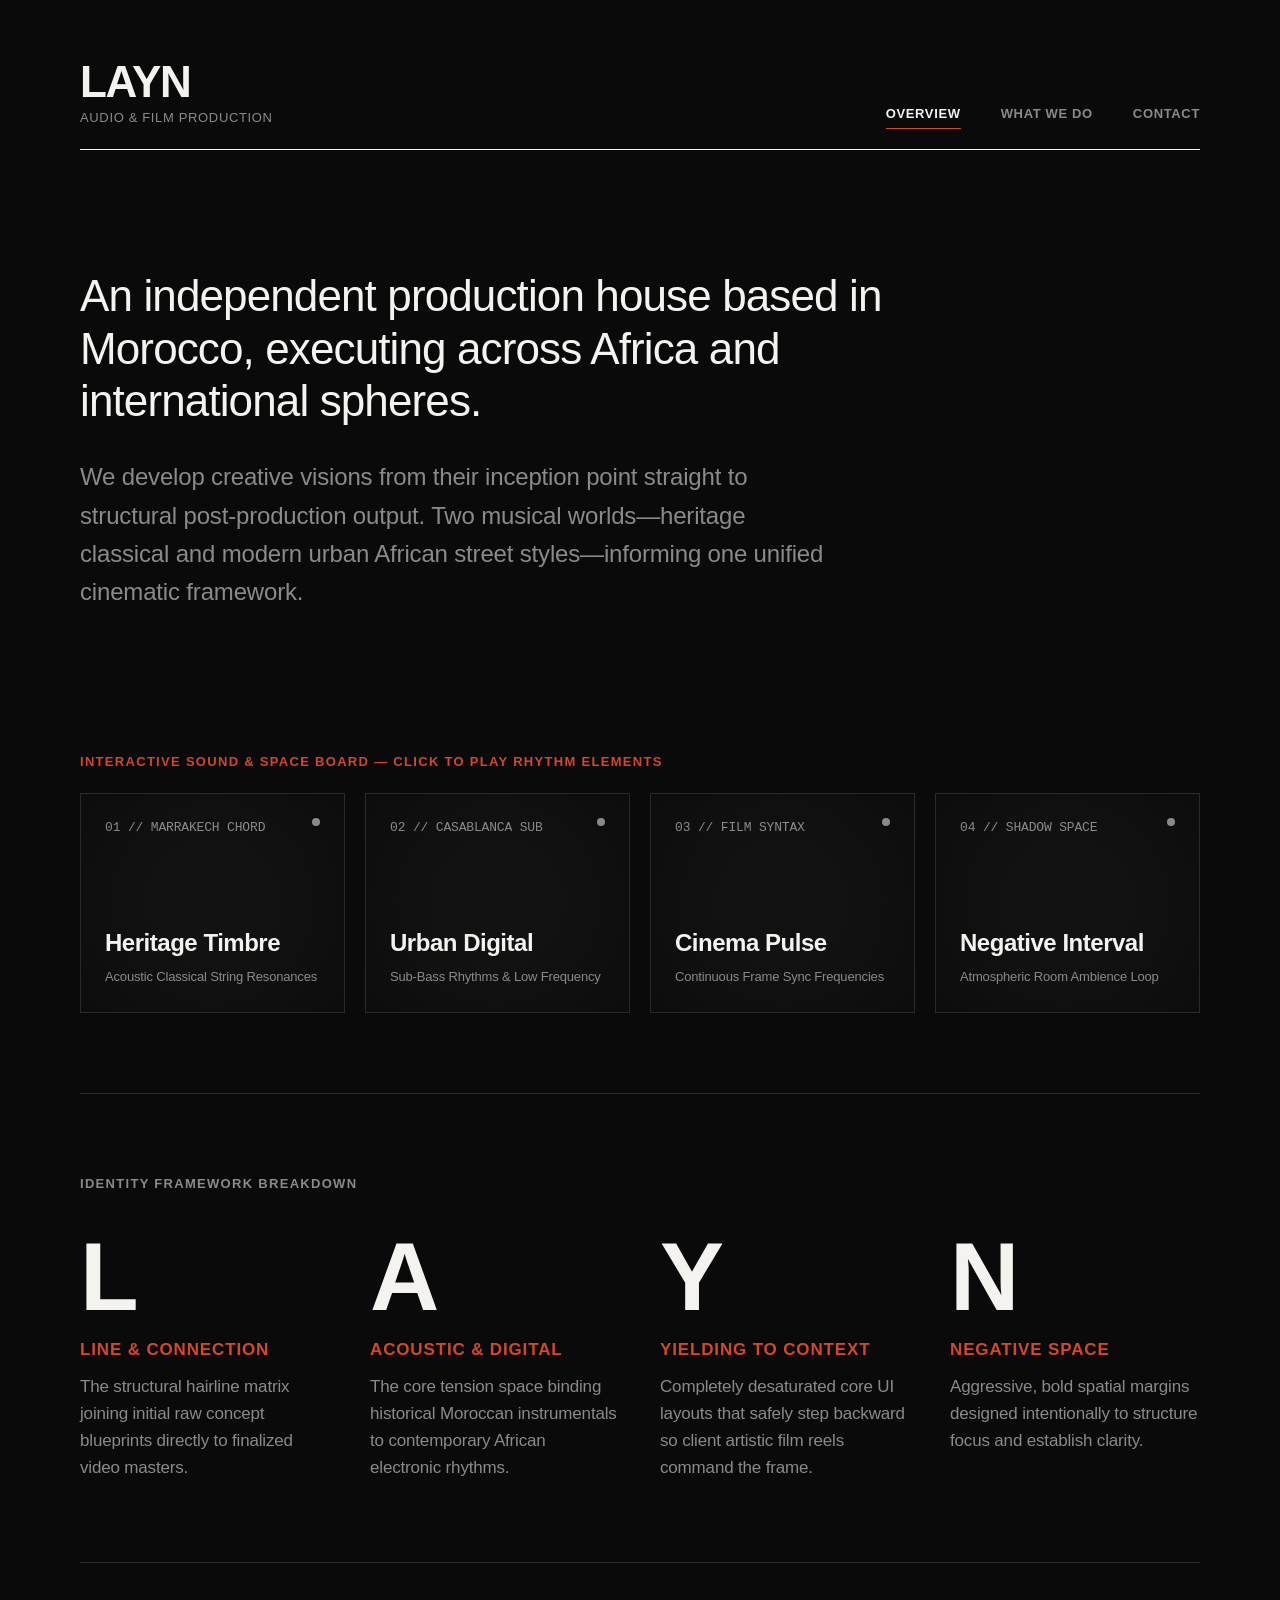
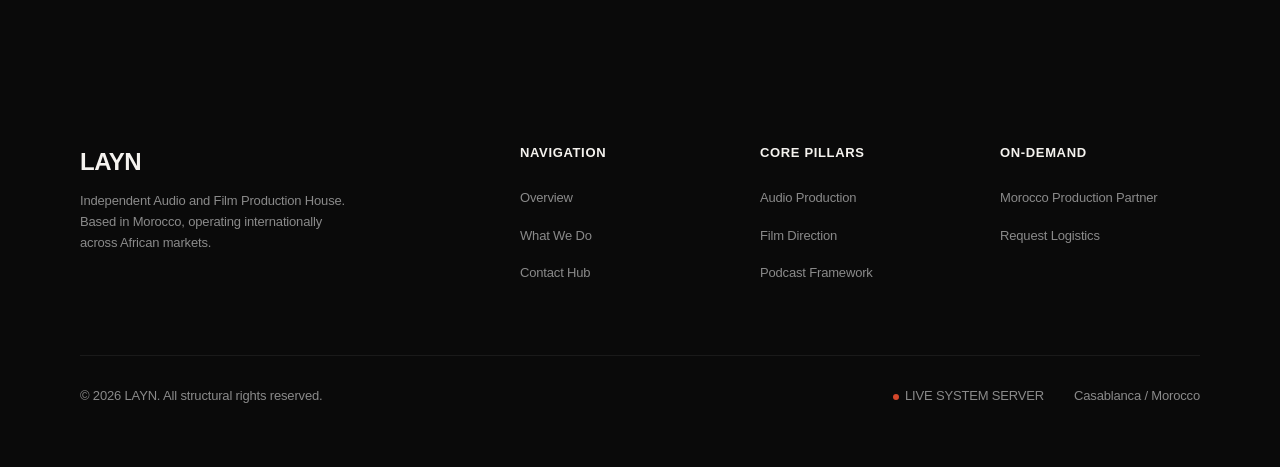
<file: index.html>
<!DOCTYPE html>
<html lang="en">
<head>
    <meta charset="UTF-8">
    <title>LAYN · Audio & Film Production Studio</title>
    <link rel="stylesheet" href="style.css">
</head>
<body>
    <div class="pc-wrapper">
        <!-- Structural Header -->
        <header>
            <div class="nav-container">
                <a href="index.html" class="brand-block">
                    <h1 class="brand-title">LAYN</h1>
                    <div class="brand-subtitle">Audio & Film Production</div>
                </a>
                <nav>
                    <ul>
                        <li><a href="index.html" class="active">Overview</a></li>
                        <li><a href="work.html">What We Do</a></li>
                        <li><a href="contact.html">Contact</a></li>
                    </ul>
                </nav>
            </div>
            <div class="line-draw-in"></div>
        </header>

        <!-- Main Content -->
        <main class="content-fade-up">
            <!-- Hero Section -->
            <section class="hero-section">
                <h2 class="hero-lead">An independent production house based in Morocco, executing across Africa and international spheres.</h2>
                <p class="hero-meta">We develop creative visions from their inception point straight to structural post-production output. Two musical worlds—heritage classical and modern urban African street styles—informing one unified cinematic framework.</p>
            </section>

            <!-- Interactive Musical Image Board Interaction -->
            <div class="deck-title-container">
                <h3>Interactive Sound & Space Board — Click to Play Rhythm Elements</h3>
            </div>
            <section class="interactive-deck">
                <div class="deck-tile" data-frequency="220" data-type="sine" onclick="triggerAudioNode(this)">
                    <div class="tile-wave"></div>
                    <span class="tile-number">01 // MARRAKECH CHORD</span>
                    <span class="tile-status"></span>
                    <h4 class="tile-title">Heritage Timbre</h4>
                    <span class="tile-desc">Acoustic Classical String Resonances</span>
                </div>
                <div class="deck-tile" data-frequency="90" data-type="triangle" onclick="triggerAudioNode(this)">
                    <div class="tile-wave"></div>
                    <span class="tile-number">02 // CASABLANCA SUB</span>
                    <span class="tile-status"></span>
                    <h4 class="tile-title">Urban Digital</h4>
                    <span class="tile-desc">Sub-Bass Rhythms & Low Frequency</span>
                </div>
                <div class="deck-tile" data-frequency="440" data-type="square" onclick="triggerAudioNode(this)">
                    <div class="tile-wave"></div>
                    <span class="tile-number">03 // FILM SYNTAX</span>
                    <span class="tile-status"></span>
                    <h4 class="tile-title">Cinema Pulse</h4>
                    <span class="tile-desc">Continuous Frame Sync Frequencies</span>
                </div>
                <div class="deck-tile" data-frequency="330" data-type="sawtooth" onclick="triggerAudioNode(this)">
                    <div class="tile-wave"></div>
                    <span class="tile-number">04 // SHADOW SPACE</span>
                    <span class="tile-status"></span>
                    <h4 class="tile-title">Negative Interval</h4>
                    <span class="tile-desc">Atmospheric Room Ambience Loop</span>
                </div>
            </section>

            <hr class="hairline-divider">

            <!-- L.A.Y.N Core System Breakdown -->
            <section class="identity-matrix-section">
                <h3 class="section-label">Identity Framework Breakdown</h3>
                <div class="matrix-grid">
                    <div class="matrix-item">
                        <h4>L</h4>
                        <div class="concept-title">Line & Connection</div>
                        <p>The structural hairline matrix joining initial raw concept blueprints directly to finalized video masters.</p>
                    </div>
                    <div class="matrix-item">
                        <h4>A</h4>
                        <div class="concept-title">Acoustic & Digital</div>
                        <p>The core tension space binding historical Moroccan instrumentals to contemporary African electronic rhythms.</p>
                    </div>
                    <div class="matrix-item">
                        <h4>Y</h4>
                        <div class="concept-title">Yielding to Context</div>
                        <p>Completely desaturated core UI layouts that safely step backward so client artistic film reels command the frame.</p>
                    </div>
                    <div class="matrix-item">
                        <h4>N</h4>
                        <div class="concept-title">Negative Space</div>
                        <p>Aggressive, bold spatial margins designed intentionally to structure focus and establish clarity.</p>
                    </div>
                </div>
            </section>
        </main>

        <hr class="hairline-divider">

        <!-- Perfect Structural Footer -->
        <footer>
            <div class="footer-top">
                <div class="footer-brand">
                    <h4>LAYN</h4>
                    <p>Independent Audio and Film Production House. Based in Morocco, operating internationally across African markets.</p>
                </div>
                <div class="footer-col">
                    <h5>Navigation</h5>
                    <ul>
                        <li><a href="index.html">Overview</a></li>
                        <li><a href="work.html">What We Do</a></li>
                        <li><a href="contact.html">Contact Hub</a></li>
                    </ul>
                </div>
                <div class="footer-col">
                    <h5>Core Pillars</h5>
                    <ul>
                        <li><a href="work.html#audio">Audio Production</a></li>
                        <li><a href="work.html#film">Film Direction</a></li>
                        <li><a href="work.html#podcast">Podcast Framework</a></li>
                    </ul>
                </div>
                <div class="footer-col">
                    <h5>On-Demand</h5>
                    <ul>
                        <li><a href="work.html#morocco-partner">Morocco Production Partner</a></li>
                        <li><a href="contact.html">Request Logistics</a></li>
                    </ul>
                </div>
            </div>
            <hr class="hairline-divider" style="background-color: #1a1a1a;">
            <div class="footer-bottom">
                <div>&copy; 2026 LAYN. All structural rights reserved.</div>
                <div class="footer-utility-links">
                    <a href="#"><span class="record-dot-indicator"></span>LIVE SYSTEM SERVER</a>
                    <a href="#">Casablanca / Morocco</a>
                </div>
            </div>
        </footer>
    </div>

    <!-- Audio Synthesizer Runtime Logic -->
    <script>
        let audioCtx = null;
        function triggerAudioNode(element) {
            if (!audioCtx) {
                audioCtx = new (window.AudioContext || window.webkitAudioContext)();
            }
            
            // Toggle active state visual graphics
            const status = element.classList.contains('playing');
            document.querySelectorAll('.deck-tile').forEach(t => t.classList.remove('playing'));
            
            if (!status) {
                element.classList.add('playing');
                
                // Synth parameters extraction
                let freq = parseFloat(element.getAttribute('data-frequency'));
                let type = element.getAttribute('data-type');
                
                let osc = audioCtx.createOscillator();
                let gainNode = audioCtx.createGain();
                
                osc.type = type;
                osc.frequency.setValueAtTime(freq, audioCtx.currentTime);
                
                // Smooth professional audio envelope ramping
                gainNode.gain.setValueAtTime(0.2, audioCtx.currentTime);
                gainNode.gain.exponentialRampToValueAtTime(0.001, audioCtx.currentTime + 0.6);
                
                osc.connect(gainNode);
                gainNode.connect(audioCtx.destination);
                
                osc.start();
                osc.stop(audioCtx.currentTime + 0.6);
                
                setTimeout(() => {
                    element.classList.remove('playing');
                }, 600);
            }
        }
    </script>
</body>
</html>
</file>
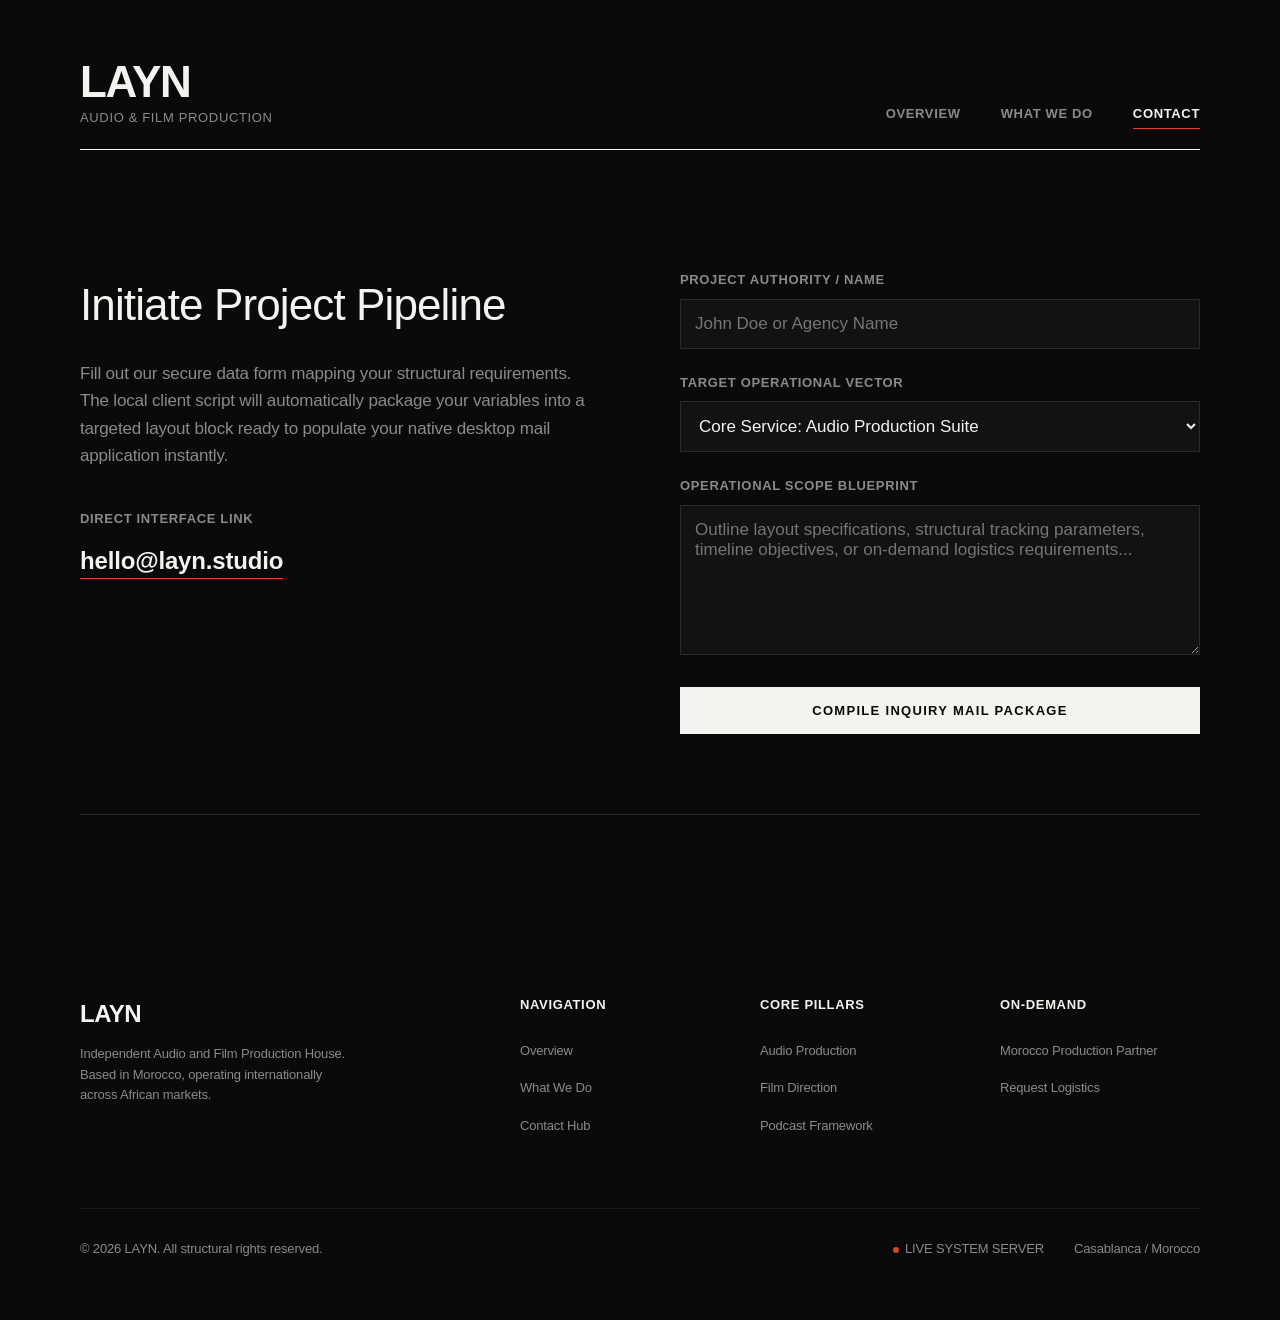
<file: contact.html>
<!DOCTYPE html>
<html lang="en">
<head>
    <meta charset="UTF-8">
    <title>CONTACT · LAYN</title>
    <link rel="stylesheet" href="style.css">
</head>
<body>
    <div class="pc-wrapper">
        <!-- Header -->
        <header>
            <div class="nav-container">
                <a href="index.html" class="brand-block">
                    <h1 class="brand-title">LAYN</h1>
                    <div class="brand-subtitle">Audio & Film Production</div>
                </a>
                <nav>
                    <ul>
                        <li><a href="index.html">Overview</a></li>
                        <li><a href="work.html">What We Do</a></li>
                        <li><a href="contact.html" class="active">Contact</a></li>
                    </ul>
                </nav>
            </div>
            <div class="line-draw-in"></div>
        </header>

        <!-- Main Contact Workspace -->
        <main class="content-fade-up">
            <div class="contact-grid">
                <!-- Direct Communication Data -->
                <div class="contact-meta-pane">
                    <h2>Initiate Project Pipeline</h2>
                    <p>Fill out our secure data form mapping your structural requirements. The local client script will automatically package your variables into a targeted layout block ready to populate your native desktop mail application instantly.</p>
                    <div style="margin-top: 40px;">
                        <span class="form-label" style="margin-bottom: 12px;">Direct Interface Link</span>
                        <a href="mailto:hello@layn.studio" class="contact-direct-link">hello@layn.studio</a>
                    </div>
                </div>

                <!-- Interactive Email Generator Form Terminal -->
                <div>
                    <form id="inquiryForm" onsubmit="generateInquiryMail(event)">
                        <div class="form-group">
                            <label class="form-label" for="clientName">Project Authority / Name</label>
                            <input class="form-input" type="text" id="clientName" required placeholder="John Doe or Agency Name">
                        </div>
                        
                        <div class="form-group">
                            <label class="form-label" for="serviceTarget">Target Operational Vector</label>
                            <select class="form-select" id="serviceTarget" required>
                                <option value="Audio Production Suite">Core Service: Audio Production Suite</option>
                                <option value="Film Direction Frame">Core Service: Film Direction Frame</option>
                                <option value="Podcast Creation Architecture">Core Service: Podcast Architecture</option>
                                <option value="Morocco On-Demand Partner Matrix">On-Demand: Morocco Production Partner Infrastructure</option>
                            </select>
                        </div>

                        <div class="form-group">
                            <label class="form-label" for="projectScope">Operational Scope Blueprint</label>
                            <textarea class="form-textarea" id="projectScope" rows="6" required placeholder="Outline layout specifications, structural tracking parameters, timeline objectives, or on-demand logistics requirements..."></textarea>
                        </div>

                        <button class="submit-btn" type="submit">Compile Inquiry Mail Package</button>
                    </form>
                </div>
            </div>
        </main>

        <hr class="hairline-divider">

        <!-- Footer -->
        <footer>
            <div class="footer-top">
                <div class="footer-brand">
                    <h4>LAYN</h4>
                    <p>Independent Audio and Film Production House. Based in Morocco, operating internationally across African markets.</p>
                </div>
                <div class="footer-col">
                    <h5>Navigation</h5>
                    <ul>
                        <li><a href="index.html">Overview</a></li>
                        <li><a href="work.html">What We Do</a></li>
                        <li><a href="contact.html">Contact Hub</a></li>
                    </ul>
                </div>
                <div class="footer-col">
                    <h5>Core Pillars</h5>
                    <ul>
                        <li><a href="work.html#audio">Audio Production</a></li>
                        <li><a href="work.html#film">Film Direction</a></li>
                        <li><a href="work.html#podcast">Podcast Framework</a></li>
                    </ul>
                </div>
                <div class="footer-col">
                    <h5>On-Demand</h5>
                    <ul>
                        <li><a href="work.html#morocco-partner">Morocco Production Partner</a></li>
                        <li><a href="contact.html">Request Logistics</a></li>
                    </ul>
                </div>
            </div>
            <hr class="hairline-divider" style="background-color: #1a1a1a;">
            <div class="footer-bottom">
                <div>&copy; 2026 LAYN. All structural rights reserved.</div>
                <div class="footer-utility-links">
                    <a href="#"><span class="record-dot-indicator"></span>LIVE SYSTEM SERVER</a>
                    <a href="#">Casablanca / Morocco</a>
                </div>
            </div>
        </footer>
    </div>

    <!-- Client-Side Form Formulation Routine -->
    <script>
        function generateInquiryMail(event) {
            event.preventDefault();
            
            const name = document.getElementById('clientName').value;
            const vector = document.getElementById('serviceTarget').value;
            const scope = document.getElementById('projectScope').value;
            
            const emailDestination = "hello@layn.studio";
            const emailSubject = `LAYN PIPELINE ENTRY // ${vector.toUpperCase()}`;
            
            const emailBody = `LAYN PRODUCTION HOUSE - STRUCTURAL INQUIRY LOG\n` +
                              `=============================================\n\n` +
                              `AUTHORITY NODE: ${name}\n` +
                              `OPERATIONAL VECTOR: ${vector}\n\n` +
                              `BLUEPRINT SPECIFICATIONS:\n` +
                              `${scope}\n\n` +
                              `=============================================\n` +
                              `[LOG GENERATED VIA CLIENT SYSTEM ENVIRONMENT]`;
                              
            window.location.href = `mailto:${emailDestination}?subject=${encodeURIComponent(emailSubject)}&body=${encodeURIComponent(emailBody)}`;
        }
    </script>
</body>
</html>
</file>
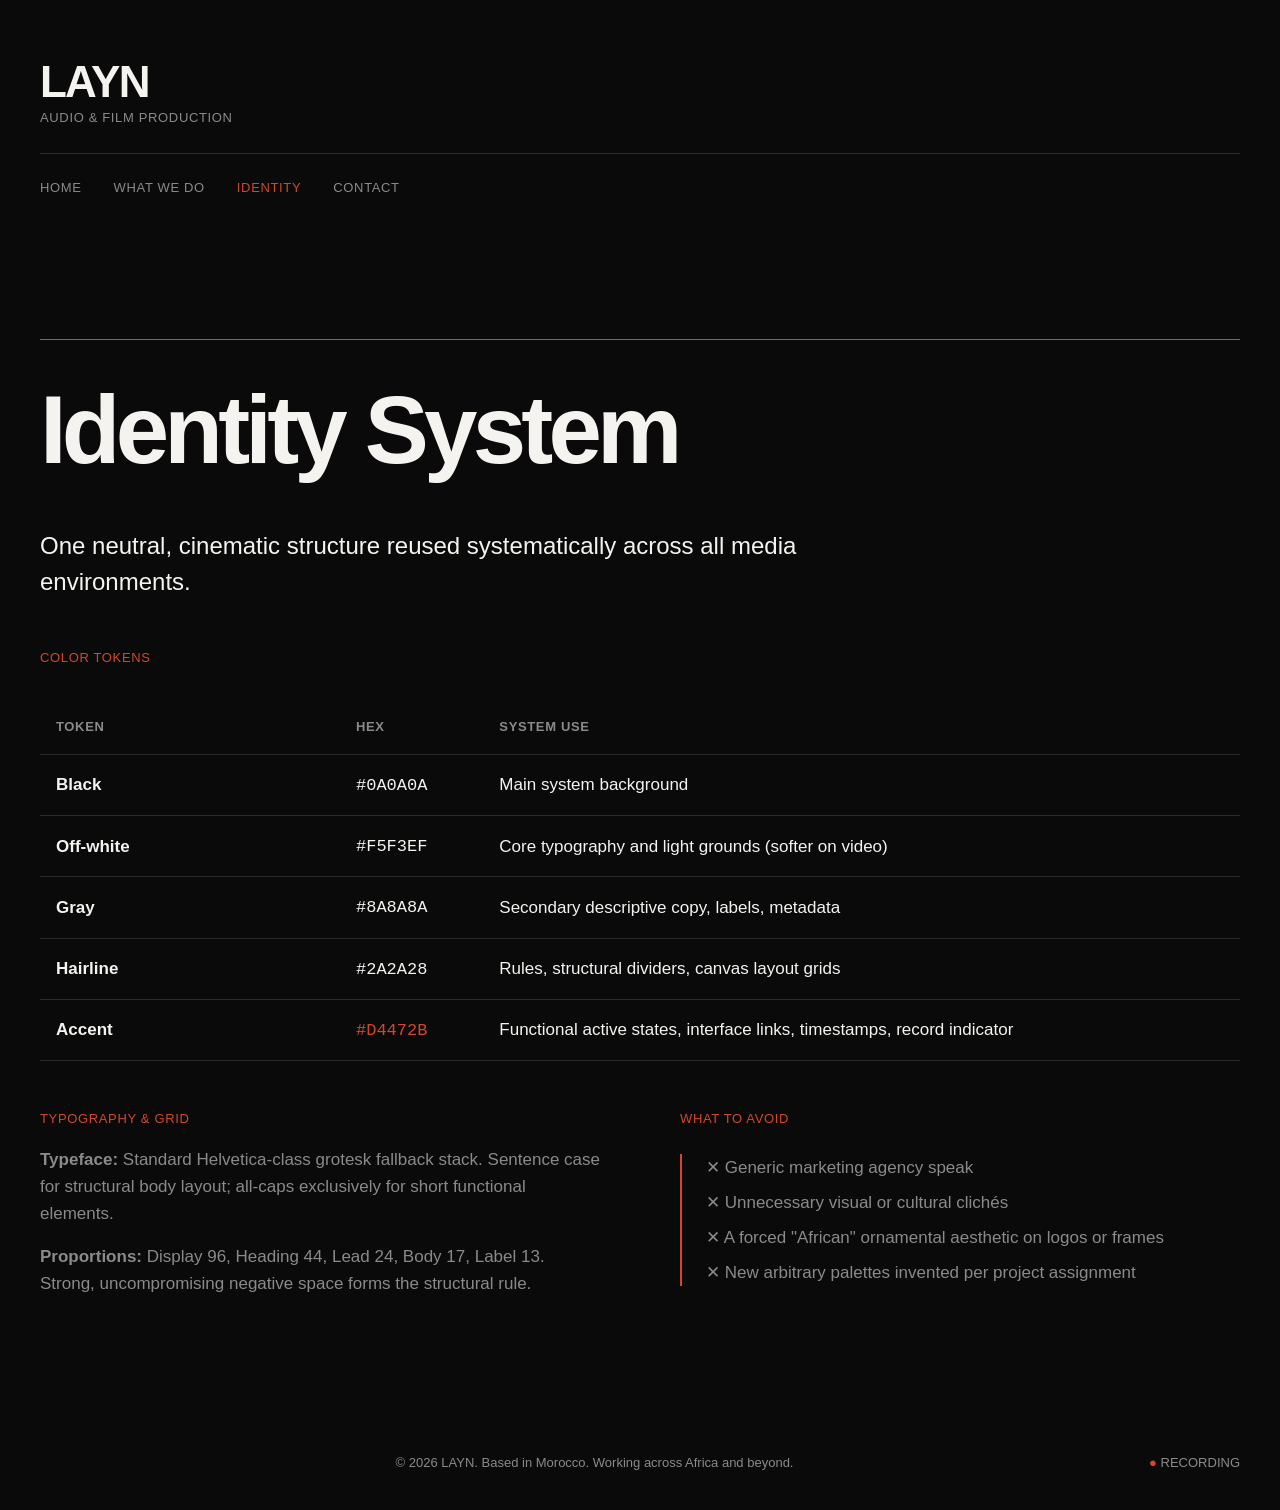
<file: identity.html>
<!DOCTYPE html>
<html lang="en">
    <meta charset="UTF-8">
    <meta name="viewport" content="width=device-width, initial-scale=1.0">
    <title>LAYN — Audio & Film Production</title>
    <style>
        :root {
            --black: #0A0A0A;
            --off-white: #F5F3EF;
            --gray: #8A8A8A;
            --hairline: #2A2A28;
            --accent: #D4472B;
        }
        * {
            box-sizing: border-box;
            margin: 0;
            padding: 0;
        }
        body {
            background-color: var(--black);
            color: var(--off-white);
            font-family: -apple-system, BlinkMacSystemFont, "Segoe UI", Roboto, Helvetica, Arial, sans-serif;
            font-size: 17px;
            line-height: 1.6;
            -webkit-font-smoothing: antialiased;
            padding: 0 40px;
        }
        header {
            padding: 60px 0 40px 0;
        }
        .brand-container {
            display: flex;
            flex-direction: column;
            gap: 4px;
        }
        .wordmark {
            font-size: 44px;
            font-weight: 700;
            letter-spacing: -0.04em;
            text-transform: uppercase;
            line-height: 1;
        }
        .tagline {
            font-size: 13px;
            color: var(--gray);
            text-transform: uppercase;
            letter-spacing: 0.05em;
        }
        .hairline-sep {
            height: 1px;
            background-color: var(--hairline);
            margin: 24px 0;
            width: 100%;
        }
        nav {
            display: flex;
            gap: 32px;
            margin-bottom: 60px;
        }
        nav a {
            color: var(--gray);
            text-decoration: none;
            font-size: 13px;
            text-transform: uppercase;
            letter-spacing: 0.05em;
            transition: color 0.2s ease;
        }
        nav a:hover, nav a.active {
            color: var(--accent);
        }
        main {
            max-width: 1200px;
            margin: 0 auto;
            min-height: calc(100vh - 350px);
        }
        footer {
            padding: 80px 0 40px 0;
            font-size: 13px;
            color: var(--gray);
            display: flex;
            justify-content: space-between;
            align-items: center;
        }
        .footer-line {
            height: 1px;
            background-color: var(--hairline);
            margin-bottom: 24px;
        }
        h1, h2, h3, h4 {
            font-weight: 600;
            letter-spacing: -0.02em;
        }
        .display-text {
            font-size: 96px;
            line-height: 1.05;
            font-weight: 700;
            letter-spacing: -0.05em;
            margin-bottom: 48px;
        }
        .lead-text {
            font-size: 24px;
            line-height: 1.5;
            color: var(--off-white);
            max-width: 800px;
            margin-bottom: 48px;
        }
        .grid-2 {
            display: grid;
            grid-template-columns: 1fr 1fr;
            gap: 80px;
            margin-bottom: 60px;
        }
        .grid-3 {
            display: grid;
            grid-template-columns: 1fr 1fr 1fr;
            gap: 40px;
            margin-bottom: 60px;
        }
        .section-label {
            font-size: 13px;
            text-transform: uppercase;
            letter-spacing: 0.05em;
            color: var(--accent);
            margin-bottom: 16px;
        }
        .pillar-card {
            border: 1px solid var(--hairline);
            padding: 32px;
            background-color: rgba(255,255,255,0.01);
        }
        .pillar-title {
            font-size: 24px;
            margin-bottom: 16px;
            text-transform: uppercase;
            letter-spacing: 0.02em;
        }
        .pillar-services {
            font-size: 15px;
            color: var(--gray);
        }
        table {
            width: 100%;
            border-collapse: collapse;
            margin: 32px 0;
        }
        th, td {
            text-align: left;
            padding: 16px;
            border-bottom: 1px solid var(--hairline);
        }
        th {
            font-size: 13px;
            text-transform: uppercase;
            letter-spacing: 0.05em;
            color: var(--gray);
        }
        td:first-child, th:first-child {
            font-weight: 600;
            width: 25%;
        }
        .avoid-box {
            border-left: 2px solid var(--accent);
            padding-left: 24px;
            margin: 24px 0;
        }
        .avoid-item {
            color: var(--gray);
            margin-bottom: 8px;
        }
        a.accent-link {
            color: var(--accent);
            text-decoration: none;
            border-bottom: 1px solid transparent;
            transition: border 0.2s ease;
        }
        a.accent-link:hover {
            border-bottom: 1px solid var(--accent);
        }
        
        /* Motion Signature Line Animation */
        .motion-line-container {
            width: 100%;
            height: 1px;
            background-color: transparent;
            overflow: hidden;
            margin: 40px 0;
        }
        .motion-line {
            width: 100%;
            height: 1px;
            background-color: var(--accent);
            transform: scaleX(0);
            transform-origin: left;
            animation: drawLine 1.2s cubic-bezier(0.25, 1, 0.5, 1) forwards;
        }
        .fade-in-content {
            opacity: 0;
            animation: fadeIn 1s ease-out 0.8s forwards;
        }
        @keyframes drawLine {
            to { transform: scaleX(1); }
        }
        @keyframes fadeIn {
            to { opacity: 1; }
        }

        @media (max-width: 768px) {
            body { padding: 0 20px; }
            .display-text { font-size: 48px; }
            .grid-2, .grid-3 { grid-template-columns: 1fr; gap: 40px; }
            nav { gap: 16px; }
        }
    </style>
</head>
<body>
    <header>
        <div class="brand-container">
            <div class="wordmark">LAYN</div>
            <div class="tagline">Audio & Film Production</div>
        </div>
        <div class="hairline-sep"></div>
        <nav>
            <a href="index.html" id="nav-home">Home</a>
            <a href="work.html" id="nav-work">What We Do</a>
            <a href="identity.html" id="nav-identity">Identity</a>
            <a href="contact.html" id="nav-contact">Contact</a>
        </nav>
    </header>

    <main>
        <div class="motion-line-container">
            <div class="motion-line"></div>
        </div>
        
        <div class="fade-in-content">
            <h1 class="display-text">Identity System</h1>
            <p class="lead-text">One neutral, cinematic structure reused systematically across all media environments.</p>
            
            <div class="section-label">Color Tokens</div>
            <table>
                <thead>
                    <tr>
                        <th>Token</th>
                        <th>Hex</th>
                        <th>System Use</th>
                    </tr>
                </thead>
                <tbody>
                    <tr>
                        <td>Black</td>
                        <td><code>#0A0A0A</code></td>
                        <td>Main system background</td>
                    </tr>
                    <tr>
                        <td>Off-white</td>
                        <td><code>#F5F3EF</code></td>
                        <td>Core typography and light grounds (softer on video)</td>
                    </tr>
                    <tr>
                        <td>Gray</td>
                        <td><code>#8A8A8A</code></td>
                        <td>Secondary descriptive copy, labels, metadata</td>
                    </tr>
                    <tr>
                        <td>Hairline</td>
                        <td><code>#2A2A28</code></td>
                        <td>Rules, structural dividers, canvas layout grids</td>
                    </tr>
                    <tr>
                        <td>Accent</td>
                        <td><code style="color: var(--accent);">#D4472B</code></td>
                        <td>Functional active states, interface links, timestamps, record indicator</td>
                    </tr>
                </tbody>
            </table>
            
            <div class="grid-2" style="margin-top: 48px;">
                <div>
                    <div class="section-label">Typography & Grid</div>
                    <p style="color: var(--gray); margin-bottom: 16px;">
                        <strong>Typeface:</strong> Standard Helvetica-class grotesk fallback stack. Sentence case for structural body layout; all-caps exclusively for short functional elements.
                    </p>
                    <p style="color: var(--gray);">
                        <strong>Proportions:</strong> Display 96, Heading 44, Lead 24, Body 17, Label 13. Strong, uncompromising negative space forms the structural rule.
                    </p>
                </div>
                <div>
                    <div class="section-label">What to Avoid</div>
                    <div class="avoid-box">
                        <div class="avoid-item">✕ Generic marketing agency speak</div>
                        <div class="avoid-item">✕ Unnecessary visual or cultural clichés</div>
                        <div class="avoid-item">✕ A forced "African" ornamental aesthetic on logos or frames</div>
                        <div class="avoid-item">✕ New arbitrary palettes invented per project assignment</div>
                    </div>
                </div>
            </div>
        </div>
    </main>
    <script>document.getElementById('nav-identity').classList.add('active');</script>
    <footer>
        <div class="footer-line"></div>
        <div>© 2026 LAYN. Based in Morocco. Working across Africa and beyond.</div>
        <div><span style="color: var(--accent);">●</span> RECORDING</div>
    </footer>
</body>
</html>
</file>
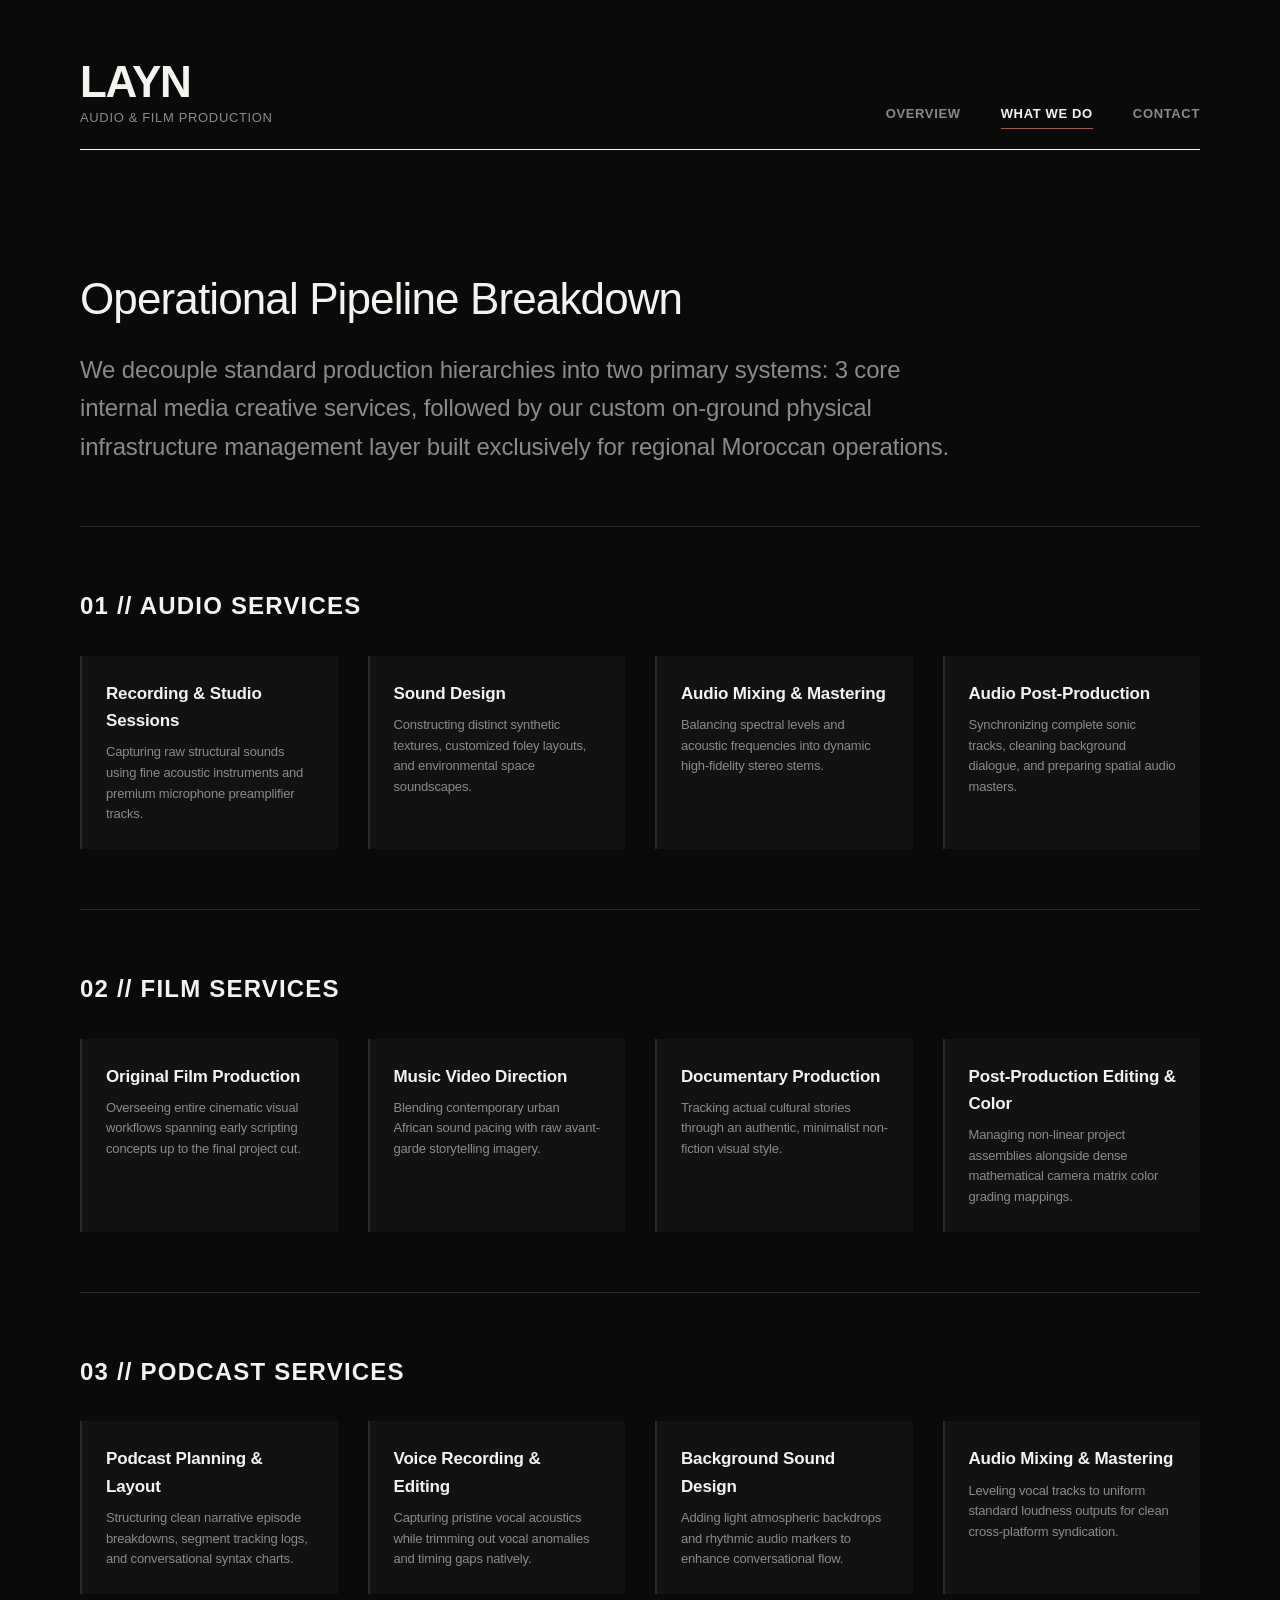
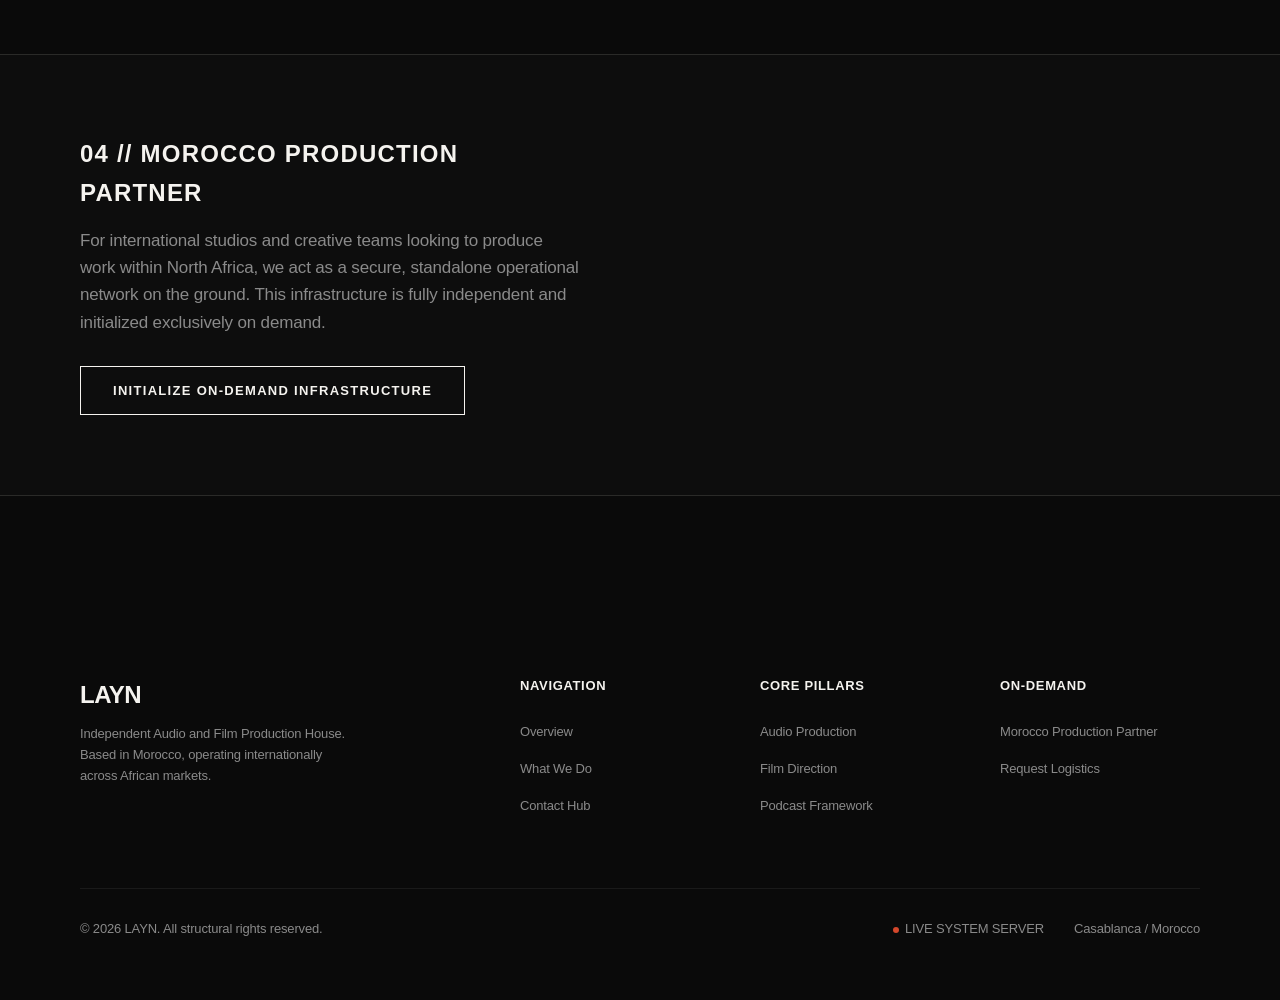
<file: work.html>
<!DOCTYPE html>
<html lang="en">
<head>
    <meta charset="UTF-8">
    <title>WHAT WE DO · LAYN</title>
    <link rel="stylesheet" href="style.css">
</head>
<body>
    <div class="pc-wrapper">
        <!-- Header -->
        <header>
            <div class="nav-container">
                <a href="index.html" class="brand-block">
                    <h1 class="brand-title">LAYN</h1>
                    <div class="brand-subtitle">Audio & Film Production</div>
                </a>
                <nav>
                    <ul>
                        <li><a href="index.html">Overview</a></li>
                        <li><a href="work.html" class="active">What We Do</a></li>
                        <li><a href="contact.html">Contact</a></li>
                    </ul>
                </nav>
            </div>
            <div class="line-draw-in"></div>
        </header>

        <!-- Main Core Work View -->
        <main class="content-fade-up">
            <!-- Narrative Strategy Intro -->
            <section class="intro-lead-block">
                <h2>Operational Pipeline Breakdown</h2>
                <p>We decouple standard production hierarchies into two primary systems: 3 core internal media creative services, followed by our custom on-ground physical infrastructure management layer built exclusively for regional Moroccan operations.</p>
            </section>

            <hr class="hairline-divider">

            <!-- Section 1: The Three Main Creative Services Apart -->
            <div class="pillar-wrapper" id="audio">
                <div class="pillar-header">
                    <h3>01 // Audio Services</h3>
                </div>
                <div class="services-list-grid">
                    <div class="service-item-card">
                        <h5>Recording & Studio Sessions</h5>
                        <p>Capturing raw structural sounds using fine acoustic instruments and premium microphone preamplifier tracks.</p>
                    </div>
                    <div class="service-item-card">
                        <h5>Sound Design</h5>
                        <p>Constructing distinct synthetic textures, customized foley layouts, and environmental space soundscapes.</p>
                    </div>
                    <div class="service-item-card">
                        <h5>Audio Mixing & Mastering</h5>
                        <p>Balancing spectral levels and acoustic frequencies into dynamic high-fidelity stereo stems.</p>
                    </div>
                    <div class="service-item-card">
                        <h5>Audio Post-Production</h5>
                        <p>Synchronizing complete sonic tracks, cleaning background dialogue, and preparing spatial audio masters.</p>
                    </div>
                </div>
            </div>

            <hr class="hairline-divider">

            <div class="pillar-wrapper" id="film">
                <div class="pillar-header">
                    <h3>02 // Film Services</h3>
                </div>
                <div class="services-list-grid">
                    <div class="service-item-card">
                        <h5>Original Film Production</h5>
                        <p>Overseeing entire cinematic visual workflows spanning early scripting concepts up to the final project cut.</p>
                    </div>
                    <div class="service-item-card">
                        <h5>Music Video Direction</h5>
                        <p>Blending contemporary urban African sound pacing with raw avant-garde storytelling imagery.</p>
                    </div>
                    <div class="service-item-card">
                        <h5>Documentary Production</h5>
                        <p>Tracking actual cultural stories through an authentic, minimalist non-fiction visual style.</p>
                    </div>
                    <div class="service-item-card">
                        <h5>Post-Production Editing & Color</h5>
                        <p>Managing non-linear project assemblies alongside dense mathematical camera matrix color grading mappings.</p>
                    </div>
                </div>
            </div>

            <hr class="hairline-divider">

            <div class="pillar-wrapper" id="podcast">
                <div class="pillar-header">
                    <h3>03 // Podcast Services</h3>
                </div>
                <div class="services-list-grid">
                    <div class="service-item-card">
                        <h5>Podcast Planning & Layout</h5>
                        <p>Structuring clean narrative episode breakdowns, segment tracking logs, and conversational syntax charts.</p>
                    </div>
                    <div class="service-item-card">
                        <h5>Voice Recording & Editing</h5>
                        <p>Capturing pristine vocal acoustics while trimming out vocal anomalies and timing gaps natively.</p>
                    </div>
                    <div class="service-item-card">
                        <h5>Background Sound Design</h5>
                        <p>Adding light atmospheric backdrops and rhythmic audio markers to enhance conversational flow.</p>
                    </div>
                    <div class="service-item-card">
                        <h5>Audio Mixing & Mastering</h5>
                        <p>Leveling vocal tracks to uniform standard loudness outputs for clean cross-platform syndication.</p>
                    </div>
                </div>
            </div>

            <!-- Section 2: Morocco Production Partner APART & ON-DEMAND -->
            <section class="partner-panel-container" id="morocco-partner">
                <div class="partner-flex">
                    <div class="partner-info-pane">
                        <h3>04 // Morocco Production Partner</h3>
                        <p>For international studios and creative teams looking to produce work within North Africa, we act as a secure, standalone operational network on the ground. This infrastructure is fully independent and initialized exclusively on demand.</p>
                        <button class="toggle-partner-btn" id="toggleDrawerBtn" onclick="togglePartnerDrawer()">Initialize On-Demand Infrastructure</button>
                    </div>
                    
                    <div class="partner-drawer-content" id="partnerDrawer">
                        <ul class="partner-list">
                            <li>
                                <span class="partner-item-title">Local Crew Assembly</span>
                                <span class="partner-item-scope">On-Demand</span>
                            </li>
                            <li>
                                <span class="partner-item-title">Location Scouting & Permits</span>
                                <span class="partner-item-scope">On-Demand</span>
                            </li>
                            <li>
                                <span class="partner-item-title">Local Casting Coordination</span>
                                <span class="partner-item-scope">On-Demand</span>
                            </li>
                            <li>
                                <span class="partner-item-title">Equipment Tracking & Rentals</span>
                                <span class="partner-item-scope">On-Demand</span>
                            </li>
                            <li>
                                <span class="partner-item-title">On-The-Ground Logistics & Post</span>
                                <span class="partner-item-scope">On-Demand</span>
                            </li>
                        </ul>
                    </div>
                </div>
            </section>
        </main>

        <!-- Footer -->
        <footer>
            <div class="footer-top">
                <div class="footer-brand">
                    <h4>LAYN</h4>
                    <p>Independent Audio and Film Production House. Based in Morocco, operating internationally across African markets.</p>
                </div>
                <div class="footer-col">
                    <h5>Navigation</h5>
                    <ul>
                        <li><a href="index.html">Overview</a></li>
                        <li><a href="work.html">What We Do</a></li>
                        <li><a href="contact.html">Contact Hub</a></li>
                    </ul>
                </div>
                <div class="footer-col">
                    <h5>Core Pillars</h5>
                    <ul>
                        <li><a href="work.html#audio">Audio Production</a></li>
                        <li><a href="work.html#film">Film Direction</a></li>
                        <li><a href="work.html#podcast">Podcast Framework</a></li>
                    </ul>
                </div>
                <div class="footer-col">
                    <h5>On-Demand</h5>
                    <ul>
                        <li><a href="work.html#morocco-partner">Morocco Production Partner</a></li>
                        <li><a href="contact.html">Request Logistics</a></li>
                    </ul>
                </div>
            </div>
            <hr class="hairline-divider" style="background-color: #1a1a1a;">
            <div class="footer-bottom">
                <div>&copy; 2026 LAYN. All structural rights reserved.</div>
                <div class="footer-utility-links">
                    <a href="#"><span class="record-dot-indicator"></span>LIVE SYSTEM SERVER</a>
                    <a href="#">Casablanca / Morocco</a>
                </div>
            </div>
        </footer>
    </div>

    <!-- On-Demand System Controller JavaScript -->
    <script>
        function togglePartnerDrawer() {
            const drawer = document.getElementById('partnerDrawer');
            const btn = document.getElementById('toggleDrawerBtn');
            
            if (drawer.classList.contains('active')) {
                drawer.classList.remove('active');
                btn.innerText = "Initialize On-Demand Infrastructure";
            } else {
                drawer.classList.add('active');
                btn.innerText = "Decommission Infrastructure";
            }
        }
    </script>
</body>
</html>
</file>
<file: style.css>
/* ==========================================================================
   LAYN AUDIO & FILM PRODUCTION - CORE SPECIFICATION (PC ONLY FRAMEWORK)
   ========================================================================== */

:root {
    --bg-color: #0A0A0A;
    --text-main: #F5F3EF;
    --text-muted: #8A8A8A;
    --hairline: #2A2A28;
    --accent: #D4472B;
}

* {
    margin: 0;
    padding: 0;
    box-sizing: border-box;
}

body {
    background-color: var(--bg-color);
    color: var(--text-main);
    font-family: -apple-system, BlinkMacSystemFont, "Segoe UI", Roboto, Helvetica, Arial, sans-serif;
    font-size: 17px;
    line-height: 1.6;
    letter-spacing: -0.01em;
    -webkit-font-smoothing: antialiased;
    overflow-x: auto;
    overflow-y: scroll;
}

/* Hard PC Lock Footprint */
.pc-wrapper {
    min-width: 1200px;
    width: 100%;
    margin: 0 auto;
    padding: 0 80px;
    position: relative;
}

/* Hairline Dividers */
.hairline-divider {
    height: 1px;
    background-color: var(--hairline);
    width: 100%;
    border: none;
}

/* ==========================================================================
   NAVIGATION & HEADER
   ========================================================================== */
header {
    padding-top: 60px;
    padding-bottom: 40px;
}

.nav-container {
    display: flex;
    justify-content: space-between;
    align-items: flex-end;
    margin-bottom: 20px;
}

.brand-block {
    text-decoration: none;
    color: var(--text-main);
}

.brand-title {
    font-size: 44px;
    font-weight: 800;
    letter-spacing: -0.03em;
    line-height: 1.0;
    text-transform: uppercase;
}

.brand-subtitle {
    font-size: 13px;
    color: var(--text-muted);
    letter-spacing: 0.05em;
    text-transform: uppercase;
    margin-top: 4px;
}

nav ul {
    display: flex;
    list-style: none;
    gap: 40px;
}

nav a {
    color: var(--text-muted);
    text-decoration: none;
    font-size: 13px;
    text-transform: uppercase;
    letter-spacing: 0.05em;
    font-weight: 600;
    transition: color 0.2s ease;
}

nav a:hover, nav a.active {
    color: var(--text-main);
}

nav a.active::after {
    content: '';
    display: block;
    width: 100%;
    height: 1px;
    background-color: var(--accent);
    margin-top: 2px;
}

/* ==========================================================================
   SIGNATURE ANIMATION
   ========================================================================== */
.line-draw-in {
    width: 0;
    height: 1px;
    background-color: var(--text-main);
    animation: drawLine 1.2s cubic-bezier(0.25, 1, 0.5, 1) forwards;
}

.content-fade-up {
    opacity: 0;
    transform: translateY(15px);
    animation: fadeUp 0.8s cubic-bezier(0.25, 1, 0.5, 1) 0.6s forwards;
}

@keyframes drawLine {
    to { width: 100%; }
}

@keyframes fadeUp {
    to { opacity: 1; transform: translateY(0); }
}

/* ==========================================================================
   HOME PAGE: REVOLUTIONARY INTERACTION (CINEMATIC LIGHTBOX / SOUNDBOARD)
   ========================================================================== */
.hero-section {
    padding: 80px 0;
    max-width: 900px;
}

.hero-lead {
    font-size: 44px;
    line-height: 1.2;
    font-weight: 500;
    letter-spacing: -0.02em;
    margin-bottom: 30px;
}

.hero-meta {
    font-size: 24px;
    color: var(--text-muted);
    max-width: 750px;
}

/* Musical Image Deck Grid */
.deck-title-container {
    margin-top: 60px;
    margin-bottom: 20px;
}

.deck-title-container h3 {
    font-size: 13px;
    text-transform: uppercase;
    color: var(--accent);
    letter-spacing: 0.1em;
}

.interactive-deck {
    display: grid;
    grid-template-columns: repeat(4, 1fr);
    gap: 20px;
    margin-bottom: 80px;
}

.deck-tile {
    background-color: #121212;
    border: 1px solid var(--hairline);
    height: 220px;
    position: relative;
    cursor: pointer;
    overflow: hidden;
    transition: all 0.3s cubic-bezier(0.25, 1, 0.5, 1);
    display: flex;
    flex-direction: column;
    justify-content: flex-end;
    padding: 24px;
}

.deck-tile::before {
    content: '';
    position: absolute;
    top: 0; left: 0; width: 100%; height: 100%;
    background: radial-gradient(circle at center, transparent 30%, rgba(0,0,0,0.8) 100%);
    opacity: 0.4;
    transition: opacity 0.3s ease;
    z-index: 1;
}

.tile-wave {
    position: absolute;
    bottom: 0; left: 0; width: 100%; height: 100%;
    background: linear-gradient(0deg, rgba(212,71,43,0.15) 0%, transparent 80%);
    transform: scaleY(0);
    transform-origin: bottom;
    transition: transform 0.4s cubic-bezier(0.25, 1, 0.5, 1);
    z-index: 2;
}

.deck-tile:hover {
    border-color: var(--text-muted);
    transform: translateY(-4px);
}

.deck-tile:hover .tile-wave {
    transform: scaleY(1);
}

.deck-tile.playing {
    border-color: var(--accent);
    background-color: #161110;
}

.deck-tile.playing .tile-wave {
    transform: scaleY(1.3);
    background: linear-gradient(0deg, rgba(212,71,43,0.3) 0%, transparent 100%);
}

.tile-number {
    font-size: 13px;
    color: var(--text-muted);
    position: absolute;
    top: 24px;
    left: 24px;
    z-index: 3;
    font-family: monospace;
}

.tile-status {
    position: absolute;
    top: 24px;
    right: 24px;
    width: 8px;
    height: 8px;
    background-color: var(--text-muted);
    border-radius: 50%;
    z-index: 3;
    transition: background-color 0.3s ease;
}

.deck-tile.playing .tile-status {
    background-color: var(--accent);
    box-shadow: 0 0 8px var(--accent);
    animation: pulse 1s infinite alternate;
}

@keyframes pulse {
    to { opacity: 0.3; }
}

.tile-title {
    font-size: 24px;
    font-weight: 700;
    letter-spacing: -0.02em;
    z-index: 3;
    margin-bottom: 4px;
}

.tile-desc {
    font-size: 13px;
    color: var(--text-muted);
    z-index: 3;
    transition: color 0.3s ease;
}

.deck-tile:hover .tile-desc, .deck-tile.playing .tile-desc {
    color: var(--text-main);
}

/* L.A.Y.N Identity Meaning Matrix */
.identity-matrix-section {
    padding: 80px 0;
}

.section-label {
    font-size: 13px;
    text-transform: uppercase;
    color: var(--text-muted);
    letter-spacing: 0.1em;
    margin-bottom: 40px;
}

.matrix-grid {
    display: grid;
    grid-template-columns: repeat(4, 1fr);
    gap: 40px;
}

.matrix-item h4 {
    font-size: 96px;
    font-weight: 800;
    line-height: 0.9;
    color: var(--text-main);
    letter-spacing: -0.05em;
    margin-bottom: 15px;
}

.matrix-item .concept-title {
    font-size: 17px;
    font-weight: 700;
    text-transform: uppercase;
    letter-spacing: 0.05em;
    margin-bottom: 10px;
    color: var(--accent);
}

.matrix-item p {
    font-size: 17px;
    color: var(--text-muted);
}

/* ==========================================================================
   WHAT WE DO & SERVICES PAGE ARCHITECTURE
   ========================================================================== */
.intro-lead-block {
    padding: 80px 0 60px 0;
    max-width: 900px;
}

.intro-lead-block h2 {
    font-size: 44px;
    font-weight: 500;
    line-height: 1.3;
    letter-spacing: -0.02em;
    margin-bottom: 24px;
}

.intro-lead-block p {
    font-size: 24px;
    color: var(--text-muted);
}

/* Section Title Splits */
.pillar-wrapper {
    padding: 60px 0;
}

.pillar-header {
    margin-bottom: 30px;
}

.pillar-header h3 {
    font-size: 24px;
    font-weight: 700;
    text-transform: uppercase;
    letter-spacing: 0.05em;
    color: var(--text-main);
}

.services-list-grid {
    display: grid;
    grid-template-columns: repeat(4, 1fr);
    gap: 30px;
}

.service-item-card {
    background-color: #121212;
    border-left: 2px solid var(--hairline);
    padding: 24px;
    transition: border-color 0.3s ease;
}

.service-item-card:hover {
    border-left-color: var(--accent);
}

.service-item-card h5 {
    font-size: 17px;
    font-weight: 700;
    margin-bottom: 8px;
    color: var(--text-main);
}

.service-item-card p {
    font-size: 13px;
    color: var(--text-muted);
}

/* Morocco Partner On-Demand Interactive Panel */
.partner-panel-container {
    padding: 80px 0;
    background-color: #0d0d0d;
    margin-left: -80px;
    margin-right: -80px;
    padding-left: 80px;
    padding-right: 80px;
    border-top: 1px solid var(--hairline);
    border-bottom: 1px solid var(--hairline);
}

.partner-flex {
    display: flex;
    justify-content: space-between;
    align-items: flex-start;
}

.partner-info-pane {
    max-width: 500px;
}

.partner-info-pane h3 {
    font-size: 24px;
    font-weight: 700;
    text-transform: uppercase;
    letter-spacing: 0.05em;
    margin-bottom: 15px;
}

.partner-info-pane p {
    font-size: 17px;
    color: var(--text-muted);
    margin-bottom: 30px;
}

.toggle-partner-btn {
    background: transparent;
    border: 1px solid var(--text-main);
    color: var(--text-main);
    padding: 16px 32px;
    font-size: 13px;
    text-transform: uppercase;
    letter-spacing: 0.1em;
    font-weight: 600;
    cursor: pointer;
    transition: all 0.3s ease;
}

.toggle-partner-btn:hover {
    background-color: var(--text-main);
    color: var(--bg-color);
}

.partner-drawer-content {
    max-width: 600px;
    width: 50%;
    display: none;
    opacity: 0;
    transition: opacity 0.4s ease;
}

.partner-drawer-content.active {
    display: block;
    opacity: 1;
}

.partner-list {
    list-style: none;
}

.partner-list li {
    padding: 16px 0;
    border-bottom: 1px solid var(--hairline);
    display: flex;
    justify-content: space-between;
    align-items: center;
}

.partner-list li:last-child {
    border-bottom: none;
}

.partner-item-title {
    font-weight: 600;
    color: var(--text-main);
}

.partner-item-scope {
    font-size: 13px;
    color: var(--accent);
    font-family: monospace;
}

/* ==========================================================================
   CONTACT PAGE ARCHITECTURE
   ========================================================================== */
.contact-grid {
    display: grid;
    grid-template-columns: 1fr 1fr;
    gap: 80px;
    padding: 80px 0;
}

.contact-meta-pane h2 {
    font-size: 44px;
    font-weight: 500;
    letter-spacing: -0.02em;
    margin-bottom: 20px;
}

.contact-meta-pane p {
    font-size: 17px;
    color: var(--text-muted);
    margin-bottom: 40px;
}

.contact-direct-link {
    font-size: 24px;
    color: var(--text-main);
    text-decoration: none;
    border-bottom: 1px solid var(--accent);
    padding-bottom: 4px;
    font-weight: 600;
}

.form-group {
    margin-bottom: 24px;
}

.form-label {
    display: block;
    font-size: 13px;
    text-transform: uppercase;
    letter-spacing: 0.05em;
    color: var(--text-muted);
    margin-bottom: 8px;
    font-weight: 600;
}

.form-input, .form-textarea, .form-select {
    width: 100%;
    background-color: #121212;
    border: 1px solid var(--hairline);
    color: var(--text-main);
    padding: 14px;
    font-size: 17px;
    font-family: inherit;
    transition: border-color 0.3s ease;
}

.form-input:focus, .form-textarea:focus, .form-select:focus {
    outline: none;
    border-color: var(--text-muted);
}

.submit-btn {
    background-color: var(--text-main);
    color: var(--bg-color);
    border: none;
    width: 100%;
    padding: 16px;
    font-size: 13px;
    text-transform: uppercase;
    letter-spacing: 0.1em;
    font-weight: 700;
    cursor: pointer;
    transition: background-color 0.3s ease;
}

.submit-btn:hover {
    background-color: var(--accent);
    color: var(--text-main);
}

/* ==========================================================================
   PERFECT STRUCTURAL FOOTER
   ========================================================================== */
footer {
    padding-top: 80px;
    padding-bottom: 60px;
    margin-top: 100px;
}

.footer-top {
    display: grid;
    grid-template-columns: 2fr repeat(3, 1fr);
    gap: 40px;
    margin-bottom: 60px;
}

.footer-brand h4 {
    font-size: 24px;
    font-weight: 800;
    text-transform: uppercase;
    letter-spacing: -0.02em;
    margin-bottom: 10px;
}

.footer-brand p {
    font-size: 13px;
    color: var(--text-muted);
    max-width: 280px;
}

.footer-col h5 {
    font-size: 13px;
    text-transform: uppercase;
    letter-spacing: 0.05em;
    color: var(--text-main);
    margin-bottom: 20px;
}

.footer-col ul {
    list-style: none;
}

.footer-col ul li {
    margin-bottom: 10px;
}

.footer-col ul a {
    font-size: 13px;
    color: var(--text-muted);
    text-decoration: none;
    transition: color 0.2s ease;
}

.footer-col ul a:hover {
    color: var(--text-main);
}

.footer-bottom {
    display: flex;
    justify-content: space-between;
    align-items: center;
    padding-top: 30px;
    font-size: 13px;
    color: var(--text-muted);
}

.footer-utility-links {
    display: flex;
    gap: 30px;
}

.footer-utility-links a {
    color: var(--text-muted);
    text-decoration: none;
}

.footer-utility-links a:hover {
    color: var(--text-main);
}

.record-dot-indicator {
    display: inline-block;
    width: 6px;
    height: 6px;
    background-color: var(--accent);
    border-radius: 50%;
    margin-right: 6px;
}
</file>
